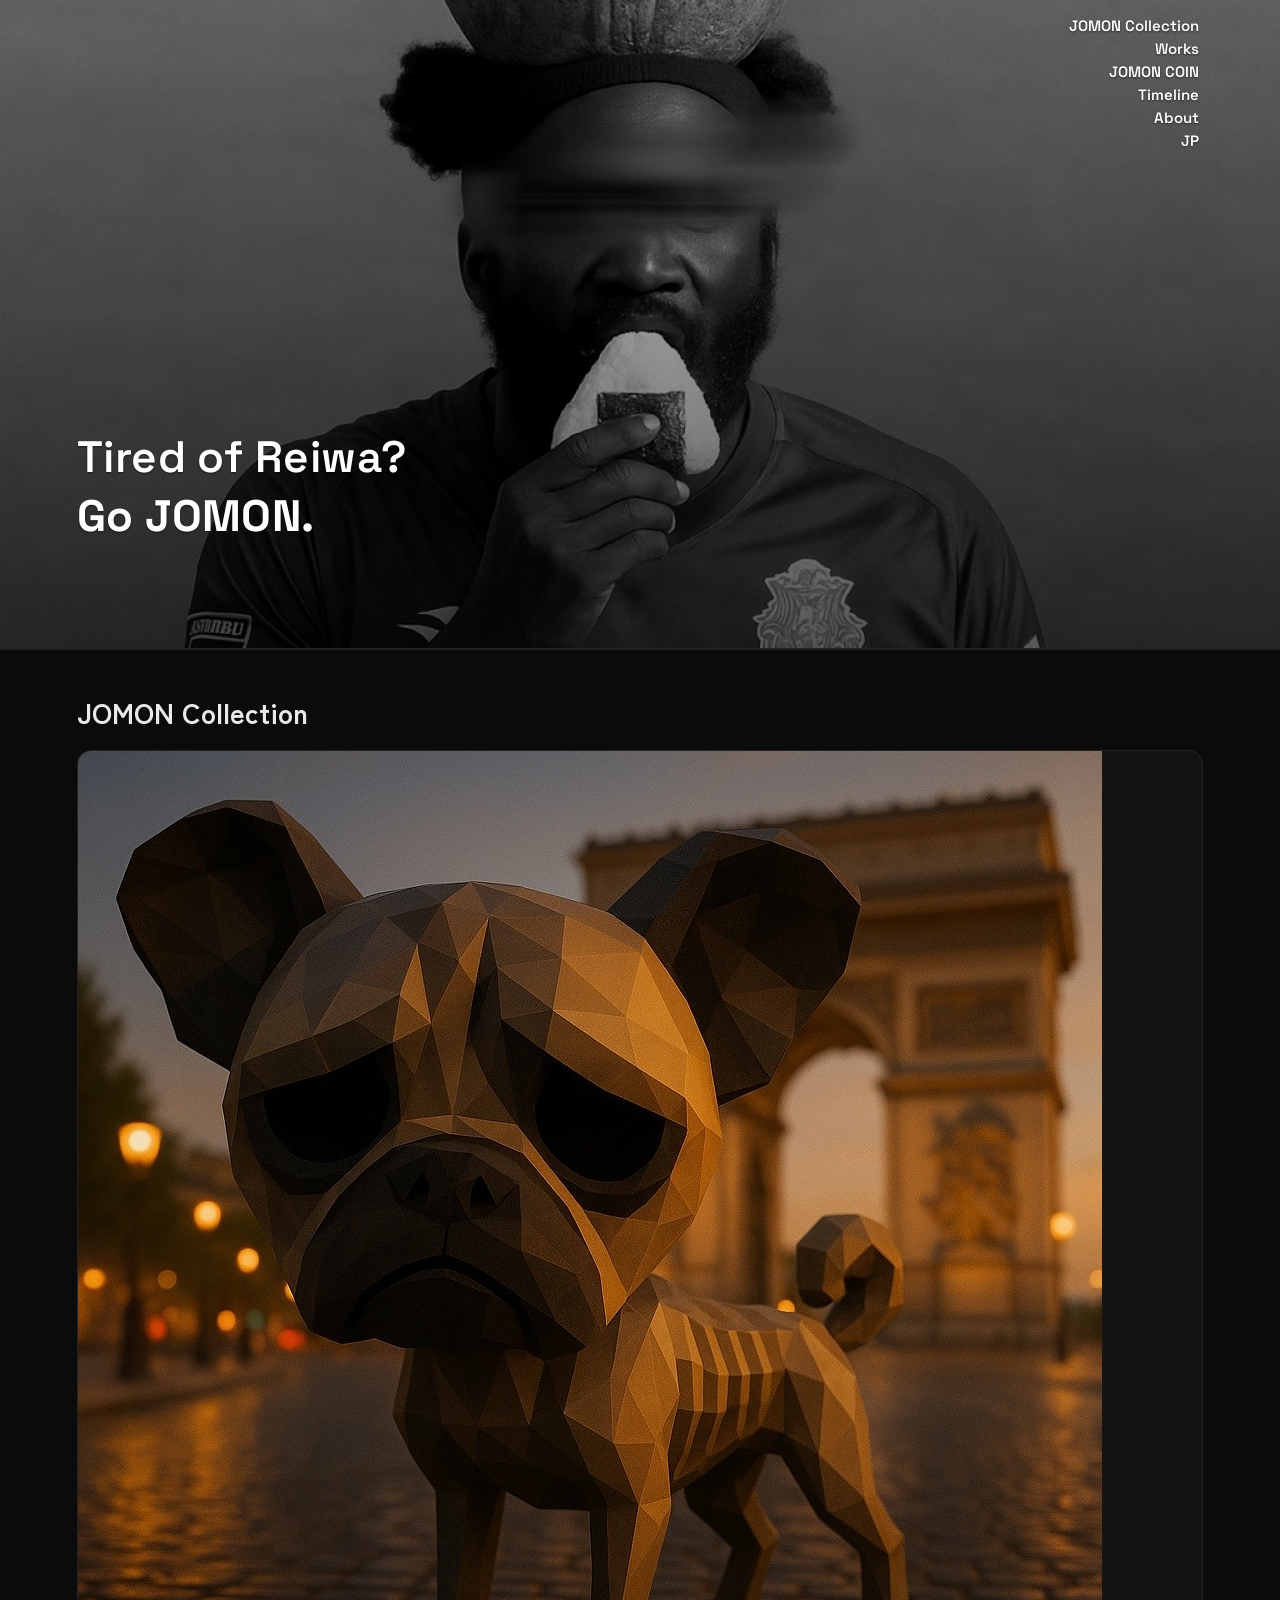
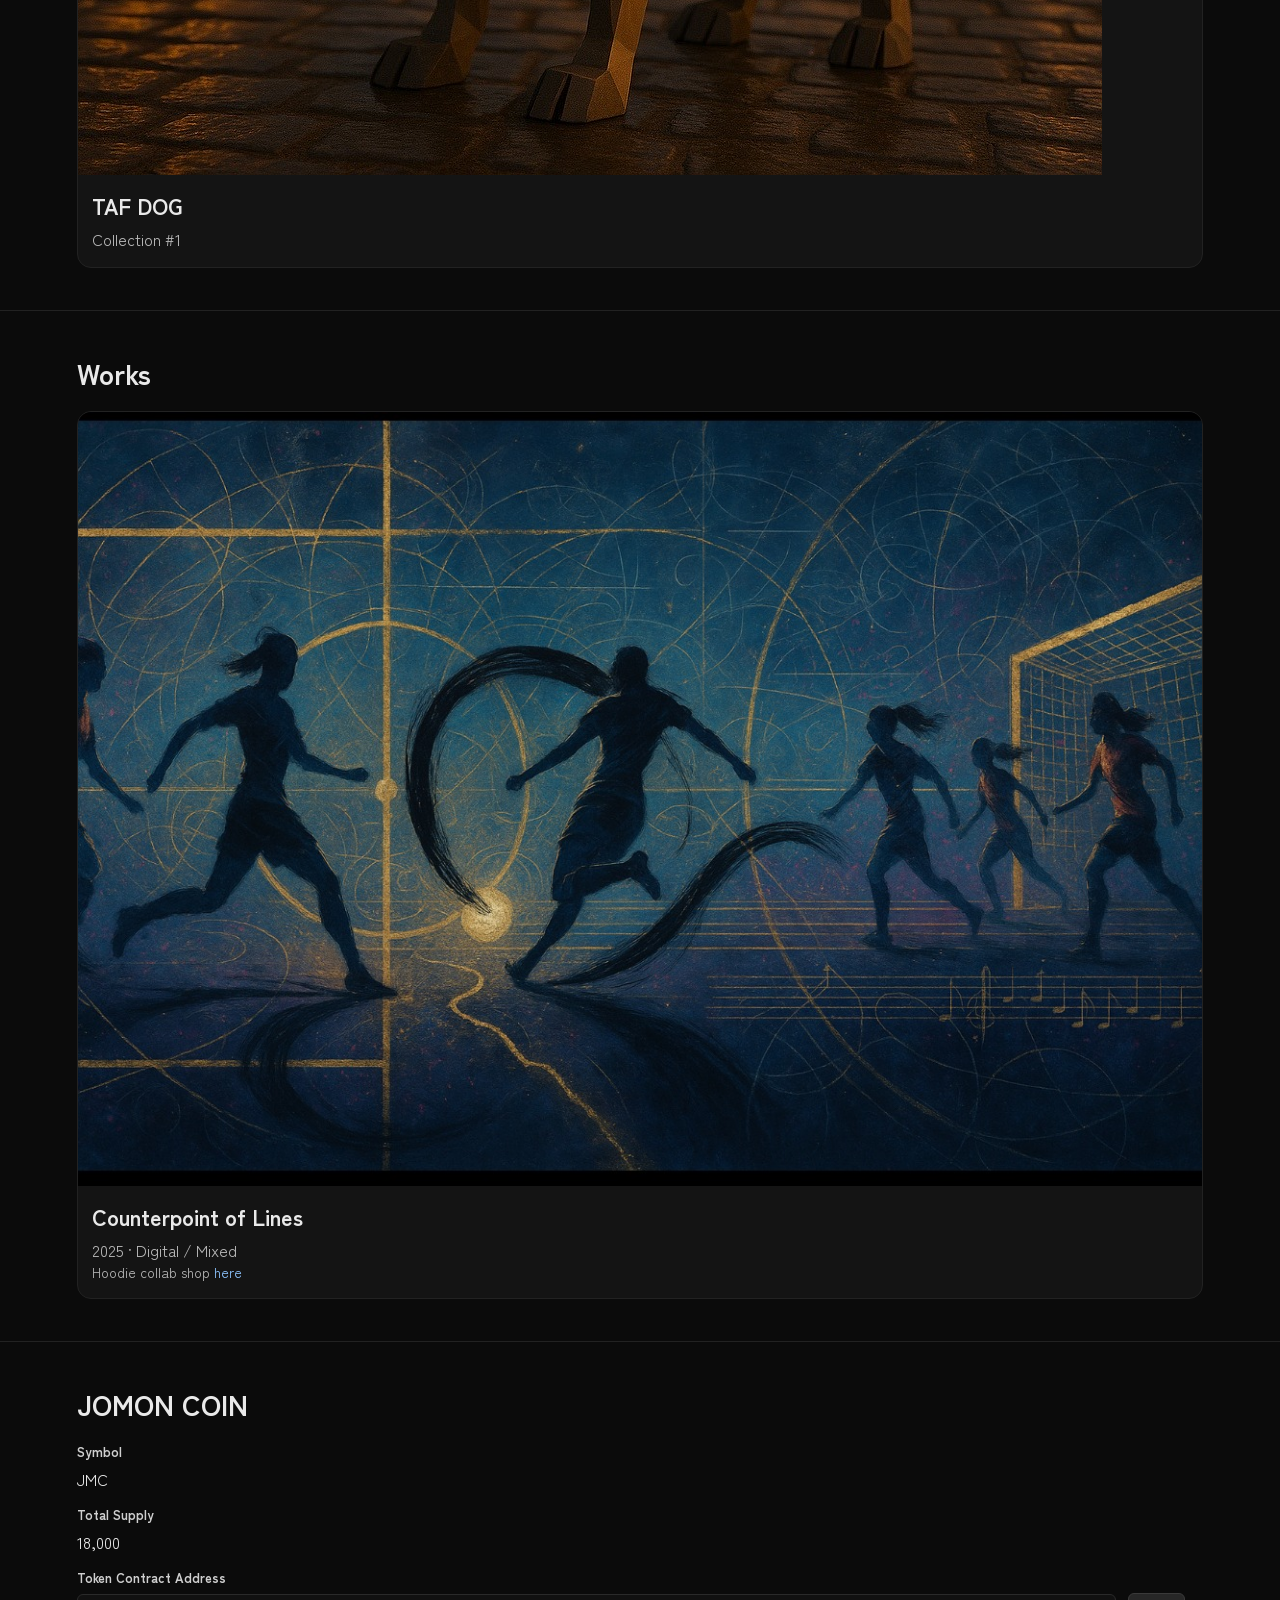
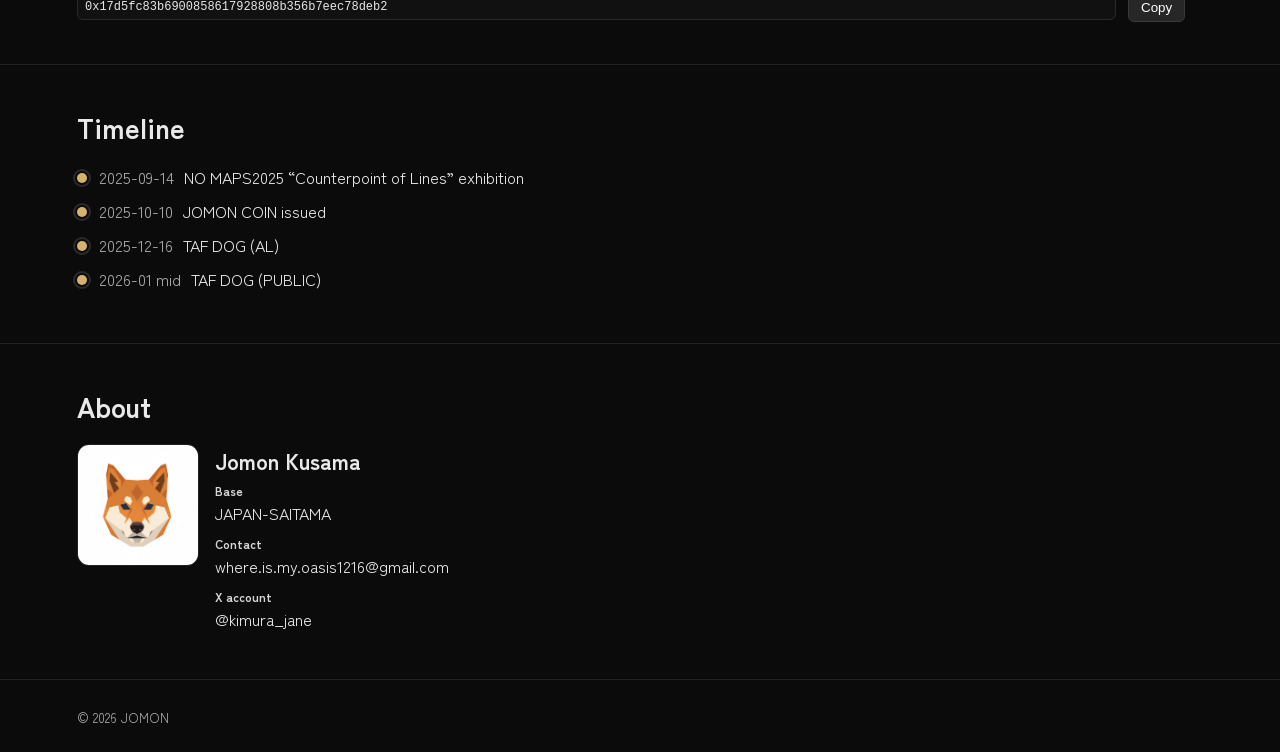
<file: en/index.html>
<!doctype html>
<html lang="en">
<head>
  <meta charset="utf-8">
  <title>JOMON — EN</title>
  <meta name="viewport" content="width=device-width, initial-scale=1">
  <meta name="description" content="JOMON Collection and works.">
  <meta property="og:image" content="../og.jpg">
  <link rel="icon" href="../icon.png" type="image/png">
  <link href="https://fonts.googleapis.com/css2?family=Zen+Kaku+Gothic+New:wght@400;700;900&display=swap" rel="stylesheet">
  <link href="https://fonts.googleapis.com/css2?family=Space+Grotesk:wght@400;600;700&display=swap" rel="stylesheet">
  <style>
    :root{--bg:#0b0b0b;--fg:#e9e9e9;--muted:#cfcfcf;--line:#222;--card:#141414}
    html,body{margin:0;background:var(--bg);color:var(--fg);font-family:"Zen Kaku Gothic New",system-ui,sans-serif}
    img{max-width:100%;display:block} a{color:inherit;text-decoration:none}

    .block{padding:42px 6vw;border-top:1px solid var(--line)}
    h2{margin:0 0 18px 0;font-size:clamp(20px,3.6vw,28px)}
    .grid{display:grid;gap:18px}
    .card{background:var(--card);border:1px solid var(--line);border-radius:14px;overflow:hidden}
    .card .meta{padding:14px 14px 16px}
    .card h3{margin:0 0 6px 0;font-size:clamp(16px,3.2vw,22px)}
    .card p{margin:0;color:#b8b8b8}

    /* HERO */
    .hero{position:relative;min-height:72vh;display:grid;align-items:end;border-bottom:1px solid var(--line)}
    .hero img{position:absolute;inset:0;width:100%;height:100%;object-fit:cover;filter:grayscale(100%) contrast(110%) brightness(.9);z-index:0}
    .hero::after{content:"";position:absolute;inset:0;background:linear-gradient(180deg,rgba(0,0,0,.05),rgba(0,0,0,.62));z-index:1;pointer-events:none}

    /* right-top nav */
    .hero-nav{
      position:absolute;top:16px;right:6vw;
      display:flex;flex-direction:column;align-items:flex-end;
      gap:4px;font-family:"Space Grotesk",system-ui,sans-serif;z-index:3
    }
    .hero-nav a{
      color:#fff;font-weight:600;font-size:clamp(12px,2.6vw,15px);
      line-height:1;padding:2px 4px;min-height:auto;text-shadow:0 1px 2px rgba(0,0,0,.55)
    }
    .hero-nav a:hover{text-decoration:underline}
    @media (hover:none) and (max-width:480px){ .hero-nav a{padding:4px 6px;} }

    .hero-copy{position:absolute;left:6vw;bottom:12vh;color:#fff;line-height:1.06;z-index:3}
    .hero-line1,.hero-line2{font-family:"Space Grotesk",system-ui,sans-serif;letter-spacing:.01em;font-size:clamp(24px,5.6vw,44px);text-shadow:0 1px 2px rgba(0,0,0,.55);display:inline-block}
    .hero-line1{font-weight:600;margin-bottom:.3em}
    .hero-line2{font-weight:700}

    /* Works CTA */
    .buy{margin-top:8px;color:#cfcfcf;font-size:14px}
    .accent{color:#8ec5ff} .accent:hover{color:#bfe2ff;text-decoration:underline}

    /* JOMON COIN */
    #coin .spec{list-style:none;margin:12px 0 0;padding:0;display:grid;gap:14px}
    #coin .spec strong{display:block;color:#cfcfcf;font-size:13px;margin-bottom:6px}
    .addrrow{display:flex;align-items:center;justify-content:space-between;gap:12px;margin-top:2px}
    .addr{
      flex:1;font-family:ui-monospace,SFMono-Regular,Menlo,Consolas,monospace;
      white-space:nowrap;text-align:left;background:#111;border:1px solid #2a2a2a;border-radius:6px;
      padding:.4em .6em;font-size:min(12px,2.7vw,calc((100vw - 160px)/42))
    }
    .copybtn{flex:none;background:#272727;border:1px solid #3a3a3a;border-radius:6px;padding:.45em .9em;color:#fff;cursor:pointer}
    .copybtn:active{transform:translateY(1px)}
    .copied{font-size:12px;color:#86efac;margin-left:6px}

    /* Timeline / About */
    .vline{list-style:none;margin:0;padding:0}
    .vline li{position:relative;margin:10px 0;padding-left:1.4em;display:flex;align-items:center;gap:.6em;white-space:nowrap;font-size:clamp(12px,3.6vw,16px)}
    .vline li::before{content:"";position:absolute;left:0;top:.55em;width:10px;height:10px;border-radius:50%;background:#d6b36a;box-shadow:0 0 0 2px #0b0b0b,0 0 0 4px #2a2a2a}
    .date{color:#aaa;font-feature-settings:"tnum";flex:none}
    .about{display:flex;gap:16px;align-items:flex-start}
    .avatar{border-radius:12px;border:1px solid var(--line);background:#fff}
    .info{list-style:none;padding:0;margin:6px 0;display:flex;flex-direction:column;gap:10px}
    .info strong{display:block;color:#d7d7d7;font-size:12px;margin-bottom:2px}
    .info a{overflow-wrap:anywhere}
    .name{margin:0 0 6px 0;font-size:clamp(18px,2.6vw,22px);font-weight:700}

    .footer{border-top:1px solid var(--line);padding:24px 6vw;color:#aaa}
  </style>
</head>
<body>

<main>
  <!-- HERO -->
  <section class="hero" id="home">
    <img src="../hero.jpg?v=32" alt="Key Visual">
    <nav class="hero-nav" aria-label="Primary">
      <a href="#collection">JOMON Collection</a>
      <a href="#works">Works</a>
      <a href="#coin">JOMON COIN</a>
      <a href="#timeline">Timeline</a>
      <a href="#about">About</a>
      <a href="../index.html">JP</a>
    </nav>
    <div class="hero-copy">
      <span class="hero-line1">Tired of Reiwa?</span><br>
      <span class="hero-line2">Go JOMON.</span>
    </div>
  </section>

  <!-- JOMON COLLECTION -->
  <section class="block" id="collection">
    <h2>JOMON Collection</h2>
    <div class="grid">
      <a class="card large" href="../nft/taf-dog.html">
        <img src="../taf_dog.jpg?v=32" alt="TAF DOG">
        <div class="meta"><h3>TAF DOG</h3><p>Collection #1</p></div>
      </a>
    </div>
  </section>

  <!-- WORKS -->
  <section class="block" id="works">
    <h2>Works</h2>
    <div class="grid">
      <div class="card large">
        <img src="../sen_no_taiiho.jpg?v=32" alt="Counterpoint of Lines">
        <div class="meta">
          <h3>Counterpoint of Lines</h3>
          <p>2025 · Digital / Mixed</p>
          <p class="buy">Hoodie collab shop <a class="accent" href="https://woelfe-direct.moala.live/collections/spoart-gate-x-nomaps2025/products/woelfe-hokkaido-art-hoodie-2" target="_blank" rel="noopener">here</a></p>
        </div>
      </div>
    </div>
  </section>

  <!-- JOMON COIN -->
  <section class="block" id="coin">
    <h2>JOMON COIN</h2>
    <ul class="spec">
      <li><strong>Symbol</strong><span>JMC</span></li>
      <li><strong>Total Supply</strong><span>18,000</span></li>
      <li>
        <strong>Token Contract Address</strong>
        <div class="addrrow">
          <span class="addr" id="tokenAddr">0x17d5fc83b6900858617928808b356b7eec78deb2</span>
          <button class="copybtn" id="copyBtn" aria-label="Copy address">Copy</button>
          <span class="copied" id="copiedMsg" aria-live="polite"></span>
        </div>
      </li>
    </ul>
  </section>

  <!-- TIMELINE -->
  <section class="block" id="timeline">
    <h2>Timeline</h2>
    <ol class="vline">
      <li><span class="date">2025-09-14</span>NO MAPS2025 “Counterpoint of Lines” exhibition</li>
      <li><span class="date">2025-10-10</span>JOMON COIN issued</li>
      <li><span class="date">2025-12-16</span>TAF DOG (AL)</li>
      <li><span class="date">2026-01 mid</span>TAF DOG (PUBLIC)</li>
    </ol>
  </section>

  <!-- ABOUT -->
  <section class="block" id="about">
    <h2>About</h2>
    <div class="about">
      <img class="avatar" src="../icon.png" alt="" width="120" height="120">
      <div>
        <h3 class="name">Jomon Kusama</h3>
        <ul class="info">
          <li><strong>Base</strong>JAPAN-SAITAMA</li>
          <li><strong>Contact</strong><a href="mailto:where.is.my.oasis1216@gmail.com">where.is.my.oasis1216@gmail.com</a></li>
          <li><strong>X account</strong><a href="https://x.com/kimura_jane" target="_blank" rel="noopener">@kimura_jane</a></li>
        </ul>
      </div>
    </div>
  </section>
</main>

<footer class="footer"><small>© <span id="year"></span> JOMON</small></footer>

<script>
  document.getElementById("year").textContent=new Date().getFullYear();

  (function(){
    const btn=document.getElementById('copyBtn');
    const el=document.getElementById('tokenAddr');
    const msg=document.getElementById('copiedMsg');
    const value=el.textContent.trim();

    async function copyText(txt){
      if(navigator.clipboard && window.isSecureContext){return navigator.clipboard.writeText(txt);}
      const ta=document.createElement('textarea');
      ta.value=txt; ta.style.position='fixed'; ta.style.opacity='0';
      document.body.appendChild(ta); ta.focus(); ta.select();
      try{ document.execCommand('copy'); } finally{ document.body.removeChild(ta); }
    }
    btn.addEventListener('click',async ()=>{
      try{ await copyText(value); msg.textContent='Copied'; setTimeout(()=>msg.textContent='',1800); }
      catch(e){ msg.textContent='Copy failed'; setTimeout(()=>msg.textContent='',1800); }
    });
  })();
</script>
</body>
</html>
</file>
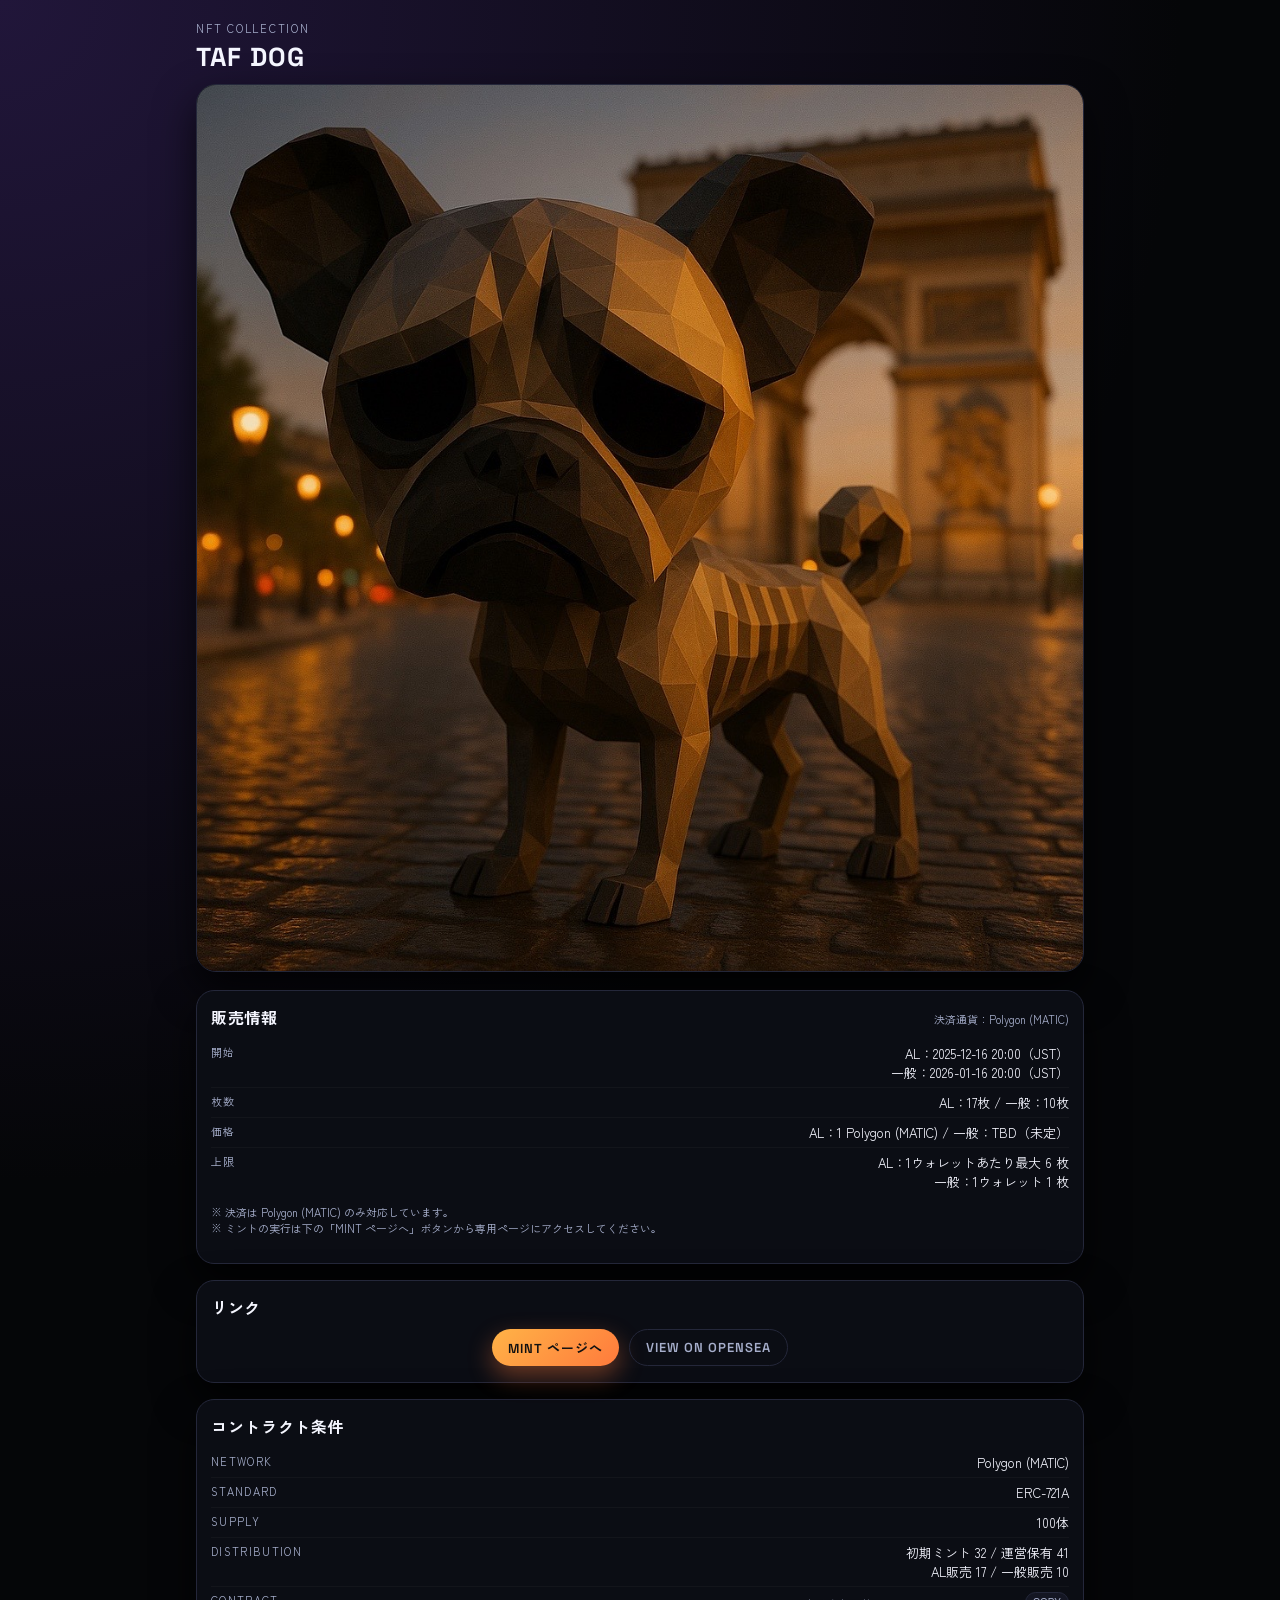
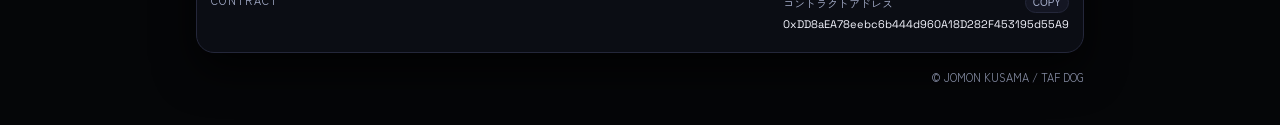
<file: nft/taf-dog.html>
<!DOCTYPE html>
<html lang="ja">
<head>
  <meta charset="UTF-8" />
  <title>TAF DOG NFT | JOMON KUSAMA</title>
  <meta name="viewport" content="width=device-width, initial-scale=1" />

  <!-- OGP -->
  <meta property="og:title" content="TAF DOG NFT | JOMON KUSAMA" />
  <meta property="og:description" content="TAF DOG は Polygon(MATIC) 上に展開される 100体限定のNFTコレクションです。AL販売は 2025-12-16 20:00 (JST) 開始。" />
  <meta property="og:type" content="website" />
  <meta property="og:url" content="https://jomonkusama.com/nft/taf-dog.html" />
  <meta property="og:image" content="https://jomonkusama.com/taf_dog.jpg" />

  <!-- Twitter Card -->
  <meta name="twitter:card" content="summary_large_image" />
  <meta name="twitter:title" content="TAF DOG NFT | JOMON KUSAMA" />
  <meta name="twitter:description" content="TAF DOG は Polygon(MATIC) 上に展開される 100体限定のNFTコレクションです。AL販売は 2025-12-16 20:00 (JST) 開始。" />
  <meta name="twitter:image" content="https://jomonkusama.com/taf_dog.jpg" />

  <!-- Fonts -->
  <link rel="preconnect" href="https://fonts.googleapis.com" />
  <link rel="preconnect" href="https://fonts.gstatic.com" crossorigin />
  <link
    href="https://fonts.googleapis.com/css2?family=Zen+Kaku+Gothic+New:wght@400;700;900&family=Space+Grotesk:wght@400;600;700&display=swap"
    rel="stylesheet"
  />

  <style>
    :root {
      color-scheme: dark;
      --bg: #050608;
      --bg-soft: #0b0d14;
      --panel: #10121b;
      --border: #24273a;
      --accent: #ffb347;
      --accent-strong: #ff7a3c;
      --text: #f5f6ff;
      --text-soft: #a6aecb;
      --shadow: 0 18px 40px rgba(0, 0, 0, 0.7);
    }

    * {
      box-sizing: border-box;
      -webkit-tap-highlight-color: transparent;
    }

    body {
      margin: 0;
      padding: 0;
      background:
        radial-gradient(circle at 0 0, #21163a 0, #050608 55%),
        radial-gradient(circle at 100% 100%, #161b38 0, #050608 55%);
      color: var(--text);
      font-family: "Zen Kaku Gothic New", system-ui, -apple-system, BlinkMacSystemFont,
        "Segoe UI", sans-serif;
    }

    .page {
      max-width: 920px;
      margin: 0 auto;
      padding: 20px 16px 40px;
    }

    h1, h2 {
      margin: 0;
      font-family: "Space Grotesk", "Zen Kaku Gothic New", system-ui, sans-serif;
      letter-spacing: 0.04em;
    }

    a {
      color: inherit;
      text-decoration: none;
    }

    a:hover {
      text-decoration: underline;
    }

    /* Header title */

    .header-block {
      margin-bottom: 10px;
    }

    .title-label {
      font-size: 11px;
      text-transform: uppercase;
      color: var(--text-soft);
      letter-spacing: 0.16em;
      margin-bottom: 4px;
    }

    .hero-title {
      font-size: 26px;
    }

    /* Image */

    .image-card {
      border-radius: 20px;
      border: 1px solid var(--border);
      box-shadow: var(--shadow);
      overflow: hidden;
      background: #000;
      margin-bottom: 18px;
    }

    .hero-image {
      display: block;
      width: 100%;
      height: auto;
    }

    /* Generic cards */

    .card {
      background: var(--bg-soft);
      border-radius: 18px;
      border: 1px solid var(--border);
      padding: 14px 14px 16px;
      box-shadow: var(--shadow);
      margin-bottom: 16px;
    }

    .card-header {
      display: flex;
      justify-content: space-between;
      align-items: baseline;
      gap: 8px;
      margin-bottom: 10px;
    }

    .card-title {
      font-size: 16px;
    }

    .card-subtitle {
      font-size: 11px;
      color: var(--text-soft);
    }

    /* Buttons card */

    .links-card-inner {
      display: flex;
      flex-wrap: wrap;
      gap: 10px;
      justify-content: center;
    }

    .btn {
      display: inline-flex;
      align-items: center;
      justify-content: center;
      padding: 9px 16px;
      border-radius: 999px;
      font-size: 13px;
      font-weight: 600;
      font-family: "Space Grotesk", "Zen Kaku Gothic New", system-ui, sans-serif;
      letter-spacing: 0.08em;
      text-transform: uppercase;
      border: none;
      cursor: pointer;
      white-space: nowrap;
    }

    .btn-primary {
      background: linear-gradient(135deg, var(--accent), var(--accent-strong));
      color: #111;
      box-shadow: 0 10px 24px rgba(255, 122, 60, 0.4);
    }

    .btn-secondary {
      background: transparent;
      color: var(--text-soft);
      border: 1px solid var(--border);
    }

    .btn:active {
      transform: translateY(1px);
      box-shadow: none;
    }

    /* Info list */

    .info-list {
      margin: 0;
      padding: 0;
      list-style: none;
      font-size: 13px;
    }

    .info-row {
      display: flex;
      justify-content: space-between;
      gap: 10px;
      padding: 5px 0;
      border-bottom: 1px solid rgba(255, 255, 255, 0.03);
    }

    .info-row:last-child {
      border-bottom: none;
    }

    .info-label {
      color: var(--text-soft);
      font-size: 11px;
      text-transform: uppercase;
      letter-spacing: 0.12em;
      min-width: 3em;
    }

    .info-value {
      text-align: right;
    }

    .mono {
      font-family: "Space Grotesk", ui-monospace, SFMono-Regular, Menlo, Monaco,
        Consolas, "Liberation Mono", "Courier New", monospace;
    }

    /* Distribution */

    .dist-line {
      display: block;
      white-space: nowrap;
    }

    /* Contract address layout */

    .info-row-contract {
      align-items: flex-start;
    }

    .contract-block {
      text-align: left;
    }

    .contract-header {
      display: flex;
      justify-content: space-between;
      align-items: center;
      gap: 8px;
      margin-bottom: 4px;
      font-size: 11px;
      color: var(--text-soft);
    }

    .contract-address {
      font-size: 11px;
      word-break: break-all;
    }

    .copy-btn {
      font-size: 10px;
      padding: 4px 7px;
      border-radius: 999px;
      border: 1px solid var(--border);
      background: #141623;
      color: var(--text-soft);
      cursor: pointer;
      white-space: nowrap;
    }

    .copy-btn:active {
      transform: translateY(1px);
    }

    /* Sale table */

    .sale-table .info-row {
      align-items: flex-start;
    }

    .sale-line {
      display: block;
      white-space: nowrap;
    }

    .note {
      margin-top: 8px;
      font-size: 11px;
      color: var(--text-soft);
    }

    footer {
      margin-top: 14px;
      font-size: 11px;
      color: var(--text-soft);
      text-align: right;
      opacity: 0.8;
    }
  </style>
</head>
<body>
<div class="page">

  <!-- 1. TAF DOG タイトル -->
  <section class="header-block">
    <div class="title-label">NFT COLLECTION</div>
    <h1 class="hero-title">TAF DOG</h1>
  </section>

  <!-- 2. 画像 -->
  <section class="image-card">
    <!-- ここはサーバー側のパスに合わせて ../taf_dog.jpg を置いておく -->
    <img src="../taf_dog.jpg" alt="TAF DOG NFT メインビジュアル" class="hero-image" />
  </section>

  <!-- 3. 販売情報 -->
  <section class="card">
    <div class="card-header">
      <h2 class="card-title">販売情報</h2>
      <div class="card-subtitle">決済通貨：Polygon (MATIC)</div>
    </div>

    <ul class="info-list sale-table">
      <li class="info-row">
        <span class="info-label">開始</span>
        <span class="info-value">
          <span class="sale-line">AL：2025-12-16 20:00（JST）</span>
          <span class="sale-line">一般：2026-01-16 20:00（JST）</span>
        </span>
      </li>
      <li class="info-row">
        <span class="info-label">枚数</span>
        <span class="info-value">
          AL：17枚 / 一般：10枚
        </span>
      </li>
      <li class="info-row">
        <span class="info-label">価格</span>
        <span class="info-value">
          AL：1 Polygon (MATIC) / 一般：TBD（未定）
        </span>
      </li>
      <li class="info-row">
        <span class="info-label">上限</span>
        <span class="info-value">
          <span class="sale-line">AL：1ウォレットあたり最大 6 枚</span>
          <span class="sale-line">一般：1ウォレット 1 枚</span>
        </span>
      </li>
    </ul>

    <p class="note">
      ※ 決済は Polygon (MATIC) のみ対応しています。<br>
      ※ ミントの実行は下の「MINT ページへ」ボタンから専用ページにアクセスしてください。
    </p>
  </section>

  <!-- 4. ミントサイト / OpenSea -->
  <section class="card">
    <div class="card-header">
      <h2 class="card-title">リンク</h2>
    </div>
    <div class="links-card-inner">
      <!-- Mint を先に -->
      <a class="btn btn-primary" href="/mint/">
        MINT ページへ
      </a>
      <!-- OpenSea コレクション -->
      <a
        class="btn btn-secondary"
        href="https://opensea.io/collection/taf-dog"
        target="_blank"
        rel="noopener noreferrer"
      >
        VIEW ON OPENSEA
      </a>
    </div>
  </section>

  <!-- 5. コントラクト条件 -->
  <section class="card">
    <div class="card-header">
      <h2 class="card-title">コントラクト条件</h2>
    </div>

    <ul class="info-list">
      <li class="info-row">
        <span class="info-label">NETWORK</span>
        <span class="info-value">Polygon (MATIC)</span>
      </li>
      <li class="info-row">
        <span class="info-label">STANDARD</span>
        <span class="info-value">ERC-721A</span>
      </li>
      <li class="info-row">
        <span class="info-label">SUPPLY</span>
        <span class="info-value">100体</span>
      </li>
      <li class="info-row">
        <span class="info-label">DISTRIBUTION</span>
        <span class="info-value">
          <span class="dist-line">初期ミント 32 / 運営保有 41</span>
          <span class="dist-line">AL販売 17 / 一般販売 10</span>
        </span>
      </li>
      <li class="info-row info-row-contract">
        <span class="info-label">CONTRACT</span>
        <span class="info-value contract-block">
          <div class="contract-header">
            <span>コントラクトアドレス</span>
            <button id="copy-contract" class="copy-btn" type="button">COPY</button>
          </div>
          <div id="contract-address" class="contract-address mono">
            0xDD8aEA78eebc6b444d960A18D282F453195d55A9
          </div>
        </span>
      </li>
    </ul>
  </section>

  <footer>
    © JOMON KUSAMA / TAF DOG
  </footer>
</div>

<script>
  (function () {
    const btn = document.getElementById("copy-contract");
    const addrEl = document.getElementById("contract-address");
    if (!btn || !addrEl) return;

    btn.addEventListener("click", async () => {
      const text = addrEl.textContent.trim();
      try {
        await navigator.clipboard.writeText(text);
        const original = btn.textContent;
        btn.textContent = "COPIED";
        setTimeout(() => {
          btn.textContent = original;
        }, 1500);
      } catch (e) {
        console.error(e);
        alert("コピーに失敗しました: " + (e.message || e));
      }
    });
  })();
</script>
</body>
</html>
</file>
